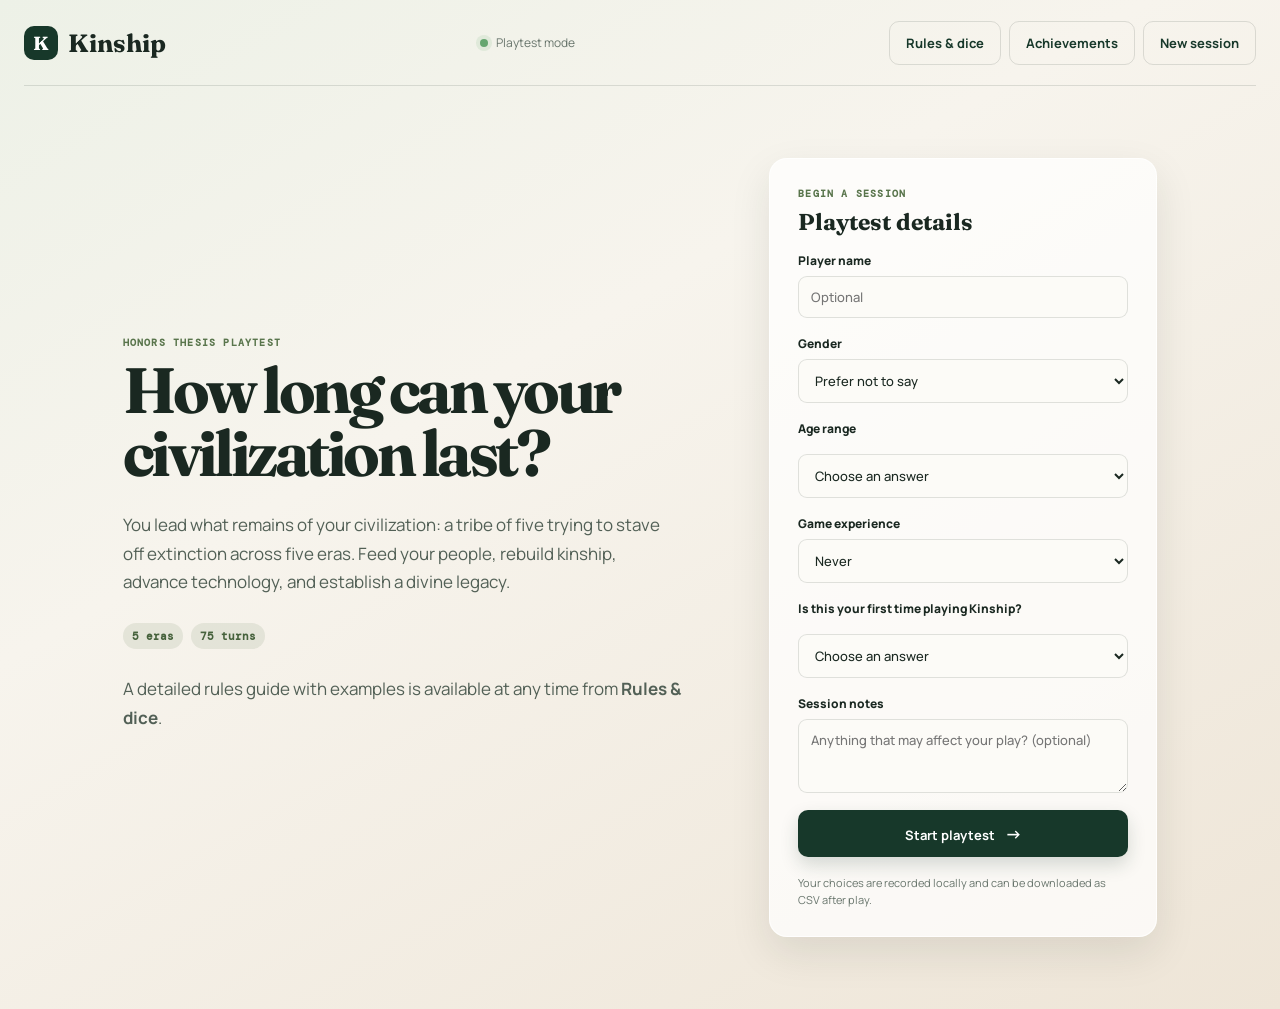
<file: index.html>
<!doctype html>
<html lang="en">
  <head>
    <meta charset="UTF-8" />
    <meta name="viewport" content="width=device-width, initial-scale=1.0" />
    <meta name="theme-color" content="#17251f" />
    <title>Kinship — Playtest</title>

    <link rel="preconnect" href="https://fonts.googleapis.com" />
    <link rel="preconnect" href="https://fonts.gstatic.com" crossorigin />
    <link
      href="https://fonts.googleapis.com/css2?family=DM+Mono:wght@400;500&family=Fraunces:opsz,wght@9..144,600;9..144,700&family=Manrope:wght@400;500;600;700;800&display=swap"
      rel="stylesheet"
    />

    <link rel="stylesheet" href="style.css?v=20261018-1" />
  </head>

  <body>
    <main class="app-shell">
      <header class="topbar">
        <a class="brand" href="#" aria-label="Kinship home">
          <span class="brand-mark">K</span>
          <span>Kinship</span>
        </a>

        <div class="topbar-status">
          <span class="status-dot"></span>
          <span id="save-status">Playtest mode</span>
        </div>

        <div class="topbar-actions">
          <button id="dice-btn" class="button button-ghost">Rules &amp; dice</button>
          <button id="achievements-btn" class="button button-ghost">Achievements</button>
          <button id="new-game-btn" class="button button-ghost">New session</button>
        </div>
      </header>

      <section id="setup-screen" class="setup-screen">
        <!--
          EDITABLE SETUP WORDING:
          This entire section appears before a player starts the game.
          You can freely change the eyebrow, title, paragraph, and rule chips.
        -->
        <div class="setup-copy">
          <p class="eyebrow">Honors thesis playtest</p>
          <h1>How long can your civilization last?</h1>
          <p>
            You lead what remains of your civilization: a tribe of five trying
            to stave off extinction across five eras. Feed your people,
            rebuild kinship, advance technology, and establish a divine legacy.
          </p>

          <div class="rule-chips">
            <span>5 eras</span>
            <span>75 turns</span>
          </div>
          <p class="setup-rule-note">A detailed rules guide with examples is available at any time from <strong>Rules &amp; dice</strong>.</p>
        </div>

        <!--
          EDITABLE SETUP FORM:
          Change labels, dropdown choices, button wording, and the note below
          without affecting the game mechanics.
        -->
        <form id="setup-form" class="setup-card">
          <div class="card-heading">
            <p class="eyebrow">Begin a session</p>
            <h2>Playtest details</h2>
          </div>

          <label>
            Player name
            <input
              id="player-name"
              name="playerName"
              maxlength="32"
              autocomplete="name"
              placeholder="Optional"
            />
          </label>
              <label>
  Gender
  <select id="gender" name="gender">
    <option value="prefer_not_to_say">Prefer not to say</option>
    <option value="male">Male</option>
    <option value="female">Female</option>
  </select>
</label>

<label for="age-band">Age range</label>
<select id="age-band" name="ageBand" required>
  <option value="" selected disabled>Choose an answer</option>
  <option value="17_or_below">17 or below</option>
  <option value="18_24">18–24</option>
  <option value="25_39">25–39</option>
  <option value="40_55">40–55</option>
  <option value="56_plus">56+</option>
</select>

<label>
  Game experience
  <select id="game-experience" name="gameExperience">
    <option value="never">Never</option>
    <option value="few_times_a_year">A few times a year</option>
    <option value="monthly">Monthly</option>
    <option value="weekly_or_more">Weekly or more</option>
  </select>
</label>

<label for="first-game">Is this your first time playing Kinship?</label>
<select id="first-game" name="firstGame" required>
  <option value="" selected disabled>Choose an answer</option>
  <option value="yes">Yes</option>
  <option value="no">No</option>
</select>
          

          <label>
            Session notes
            <textarea
              id="opening-notes"
              name="openingNotes"
              maxlength="280"
              placeholder="Anything that may affect your play? (optional)"
            ></textarea>
          </label>

          <button class="button button-primary" type="submit">
            Start playtest <span>→</span>
          </button>

          <p class="form-note">
            Your choices are recorded locally and can be downloaded as CSV after play.
          </p>
        </form>
      </section>

      <section id="game-screen" class="game-screen hidden" aria-live="polite">
        <div class="game-header">
          <div>
            <p id="era-label" class="eyebrow">Era I</p>
            <h1 id="turn-label">Turn 1 <span>/ 75</span></h1>
          </div>

          <div class="progress-wrap">
            <div class="progress-label">
              <span>Journey</span>
              <span id="progress-text">1%</span>
            </div>

            <div class="progress">
              <div id="progress-fill"></div>
            </div>
          </div>
        </div>

        <div class="game-layout">
          <aside class="left-column">
            <section class="panel event-panel">
              <div class="panel-title-row">
                <p class="eyebrow">This turn</p>
                <span id="event-type" class="event-type">Threat</span>
              </div>

              <h2 id="event-title">First Turn</h2>
              <p id="event-description">No event occurs during the first turn.</p>
              <div id="event-effects" class="event-effects"></div>
            </section>

            <section class="panel log-panel">
              <div class="panel-title-row">
                <p class="eyebrow">Story so far</p>
                <button id="clear-log" class="text-button">Clear</button>
              </div>

              <ol id="game-log" class="game-log"></ol>
            </section>
          </aside>

          <section class="center-column">
            <section class="panel board-panel">
              <div class="panel-title-row">
                <div>
                  <p class="eyebrow">Community board</p>
                  <h2>Allocate your people</h2>
                </div>

                <div class="available">
                  <span id="available-count">5</span> available
                </div>
              </div>

              <p class="allocation-help">
                Food, Hunt, Technology, and Worship each use a die roll.
                Kinship must be assigned in pairs and keeps those workers busy
                until the project completes.
              </p>

              <div id="actions" class="actions"></div>

              <div class="allocation-footer">
                <div id="allocation-warning" class="allocation-warning">
                  Allocate all available people to continue.
                </div>

                <button id="resolve-turn" class="button button-primary" disabled>
                  Resolve turn <span>→</span>
                </button>
              </div>
            </section>

            <section class="panel prestige-panel">
              <div class="panel-title-row">
                <div>
                  <p class="eyebrow">Long-term purpose</p>
                  <h2>Prestige</h2>
                </div>

                <span id="prestige-total" class="prestige-total">0 / 5 chips</span>
              </div>

              <div id="prestige-track" class="prestige-track"></div>
            </section>
          </section>

          <aside class="right-column">
  <section class="panel resource-panel">
    <p class="eyebrow">Community state</p>
    <div id="resources" class="resources"></div>
  </section>

  <section id="technology-panel" class="panel tech-panel" tabindex="0" role="button" aria-label="Spend saved Innovation">
    <div class="panel-title-row">
      <p class="eyebrow">Craft</p>
      <span id="tech-count" class="small-muted">0 Innovation</span>
    </div>
    <div id="technologies" class="technologies"></div>
  </section>
  <section id="kinship-panel" class="panel kinship-panel" aria-label="Ongoing Kinship projects">
    <div class="panel-title-row">
      <p class="eyebrow">Community bonds</p>
      <span id="kinship-count" class="small-muted">No projects</span>
    </div>
    <div id="kinship-projects" class="kinship-projects"></div>
  </section>
<section class="panel leaderboard-panel">
  <div class="panel-title-row">
    <div>
      <p class="eyebrow">Community records</p>
      <h2 id="leaderboard-title">Longest surviving</h2>
    </div>
    <span class="small-muted">Top 10</span>
  </div>

  <div class="leaderboard-tabs" role="group" aria-label="Leaderboard category">
    <button class="leaderboard-tab is-active" type="button" data-leaderboard-metric="survival" aria-pressed="true">Survival</button>
    <button class="leaderboard-tab" type="button" data-leaderboard-metric="total_achievements" aria-pressed="false">Achievements</button>
    <button class="leaderboard-tab" type="button" data-leaderboard-metric="hunt_deaths" aria-pressed="false">Hunt deaths</button>
    <button class="leaderboard-tab" type="button" data-leaderboard-metric="peak_innovation" aria-pressed="false">Innovation</button>
  </div>

  <ol id="leaderboard-list" class="leaderboard-list">
    <li class="leaderboard-empty">Loading records…</li>
  </ol>
</section>
  <section class="panel preferences-panel">
    <p class="eyebrow">Play preferences</p>

    <label class="preference-option">
      <input id="skip-protection" type="checkbox" />
      <span>
        <strong>Skip Prayer protection prompt</strong>
        <small>Events still appear, but you will not be asked to spend Prayer.</small>
      </span>
    </label>

    <label class="preference-option">
      <input id="auto-prestige" type="checkbox" />
      <span>
        <strong>Auto-claim Prestige</strong>
        <small>Automatically spends Prayer on the current era’s chip when affordable.</small>
      </span>
    </label>
  </section>

  <section class="panel controls-panel">
    <p class="eyebrow">Playtest tools</p>
    <button id="download-csv" class="button button-secondary">Download session CSV</button>
    <button id="end-game" class="text-button danger">End session early</button>
  </section>
</aside>
</div>
      </section>
    </main>

    <dialog id="result-modal" class="result-modal">
      <div id="result-content"></div>
    </dialog>

    <script src="supabase-config.js"></script>
    <script src="script.js?v=20261020-21"></script>
  </body>
</html>
</file>
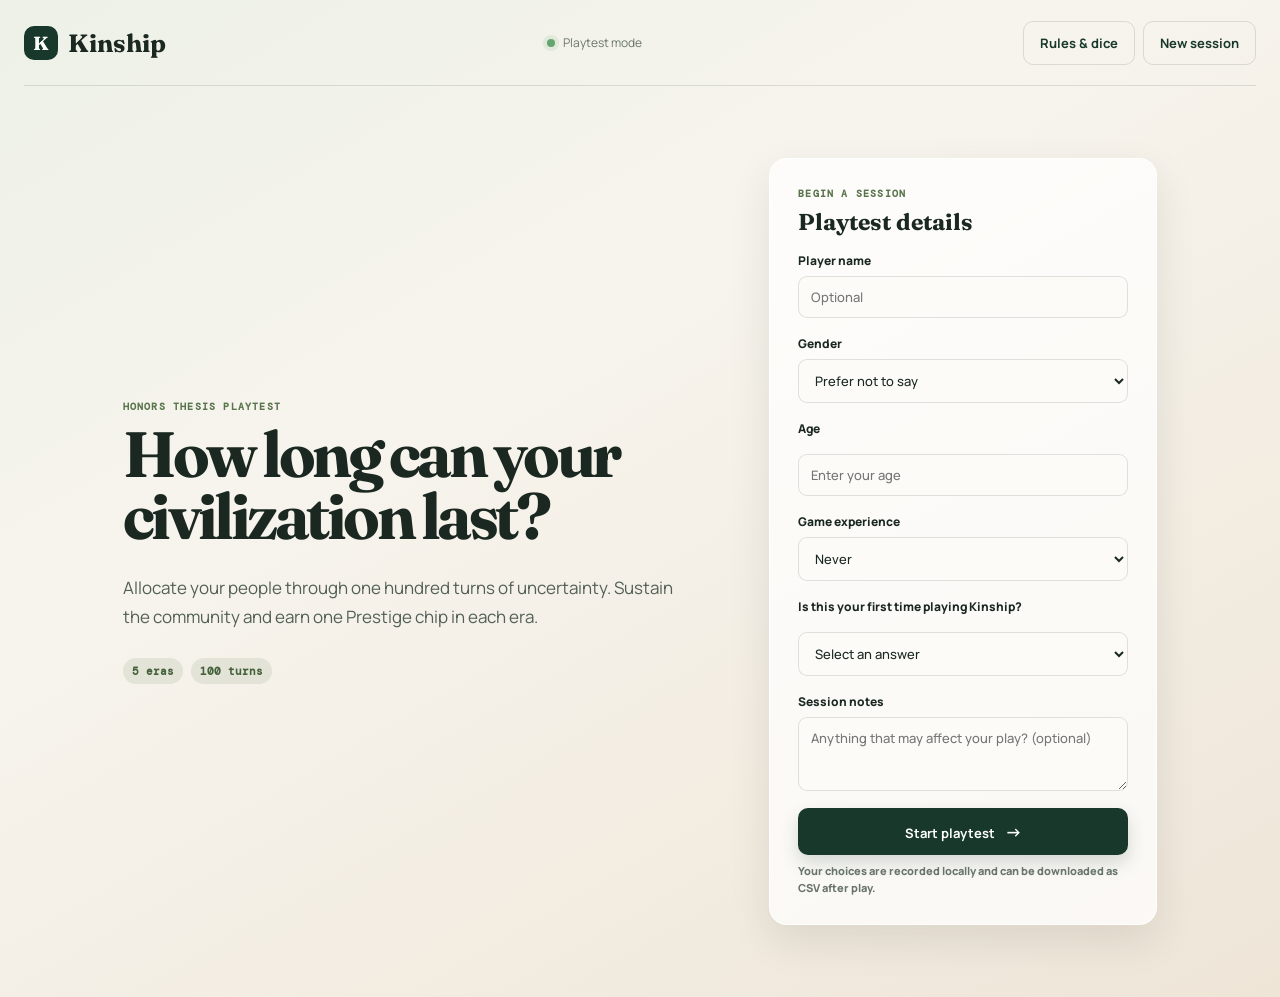
<file: kinship-web/index.html>
<!doctype html>
<html lang="en">
  <head>
    <meta charset="UTF-8" />
    <meta name="viewport" content="width=device-width, initial-scale=1.0" />
    <meta name="theme-color" content="#17251f" />
    <title>Kinship — Playtest</title>

    <link rel="preconnect" href="https://fonts.googleapis.com" />
    <link rel="preconnect" href="https://fonts.gstatic.com" crossorigin />
    <link
      href="https://fonts.googleapis.com/css2?family=DM+Mono:wght@400;500&family=Fraunces:opsz,wght@9..144,600;9..144,700&family=Manrope:wght@400;500;600;700;800&display=swap"
      rel="stylesheet"
    />

    <link rel="stylesheet" href="style.css" />
  </head>

  <body>
    <main class="app-shell">
      <header class="topbar">
        <a class="brand" href="#" aria-label="Kinship home">
          <span class="brand-mark">K</span>
          <span>Kinship</span>
        </a>

        <div class="topbar-status">
          <span class="status-dot"></span>
          <span id="save-status">Playtest mode</span>
        </div>

        <div class="topbar-actions">
          <button id="dice-btn" class="button button-ghost">Rules &amp; dice</button>
          <button id="new-game-btn" class="button button-ghost">New session</button>
        </div>
      </header>

      <section id="setup-screen" class="setup-screen">
        <!--
          EDITABLE SETUP WORDING:
          This entire section appears before a player starts the game.
          You can freely change the eyebrow, title, paragraph, and rule chips.
        -->
        <div class="setup-copy">
          <p class="eyebrow">Honors thesis playtest</p>
          <h1>How long can your civilization last?</h1>
          <p>
            Allocate your people through one hundred turns of uncertainty.
            Sustain the community and earn one Prestige chip in each era.
          </p>

          <div class="rule-chips">
            <span>5 eras</span>
            <span>100 turns</span>
          </div>
        </div>

        <!--
          EDITABLE SETUP FORM:
          Change labels, dropdown choices, button wording, and the note below
          without affecting the game mechanics.
        -->
        <form id="setup-form" class="setup-card">
          <div class="card-heading">
            <p class="eyebrow">Begin a session</p>
            <h2>Playtest details</h2>
          </div>

          <label>
            Player name
            <input
              id="player-name"
              name="playerName"
              maxlength="32"
              autocomplete="name"
              placeholder="Optional"
            />
          </label>
              <label>
  Gender
  <select id="gender" name="gender">
    <option value="prefer_not_to_say">Prefer not to say</option>
    <option value="male">Male</option>
    <option value="female">Female</option>
  </select>
</label>

<label for="age">Age</label>
<input
  id="age"
  type="number"
  min="18"
  max="100"
  step="1"
  required
  placeholder="Enter your age"
/>

<label>
  Game experience
  <select id="game-experience" name="gameExperience">
    <option value="never">Never</option>
    <option value="few_times_a_year">A few times a year</option>
    <option value="monthly">Monthly</option>
    <option value="weekly_or_more">Weekly or more</option>
  </select>
</label>
      <label for="first-game">Is this your first time playing Kinship?</label>
<select id="first-game" required>
  <option value="" disabled selected>Select an answer</option>
  <option value="yes">Yes</option>
  <option value="no">No</option>
</select>

          <label>
            Session notes
            <textarea
              id="opening-notes"
              name="openingNotes"
              maxlength="280"
              placeholder="Anything that may affect your play? (optional)"
            ></textarea>
          </label>
            <label>
 
          <button class="button button-primary" type="submit">
            Start playtest <span>→</span>
          </button>

          <p class="form-note">
            Your choices are recorded locally and can be downloaded as CSV after play.
          </p>
        </form>
      </section>

      <section id="game-screen" class="game-screen hidden" aria-live="polite">
        <div class="game-header">
          <div>
            <p id="era-label" class="eyebrow">Era I</p>
            <h1 id="turn-label">Turn 1 <span>/ 100</span></h1>
          </div>

          <div class="progress-wrap">
            <div class="progress-label">
              <span>Journey</span>
              <span id="progress-text">1%</span>
            </div>

            <div class="progress">
              <div id="progress-fill"></div>
            </div>
          </div>
        </div>

        <div class="game-layout">
          <aside class="left-column">
            <section class="panel event-panel">
              <div class="panel-title-row">
                <p class="eyebrow">This turn</p>
                <span id="event-type" class="event-type">Threat</span>
              </div>

              <h2 id="event-title">First Turn</h2>
              <p id="event-description">No event occurs during the first turn.</p>
              <div id="event-effects" class="event-effects"></div>
            </section>

            <section class="panel log-panel">
              <div class="panel-title-row">
                <p class="eyebrow">Story so far</p>
                <button id="clear-log" class="text-button">Clear</button>
              </div>

              <ol id="game-log" class="game-log"></ol>
            </section>
          </aside>

          <section class="center-column">
            <section class="panel board-panel">
              <div class="panel-title-row">
                <div>
                  <p class="eyebrow">Community board</p>
                  <h2>Allocate your people</h2>
                </div>

                <div class="available">
                  <span id="available-count">5</span> available
                </div>
              </div>

              <p class="allocation-help">
                Food, Hunt, Technology, and Worship each use a die roll.
                Kinship must be assigned in pairs and keeps those workers busy
                until the project completes.
              </p>

              <div id="actions" class="actions"></div>

              <div class="allocation-footer">
                <div id="allocation-warning" class="allocation-warning">
                  Allocate all available people to continue.
                </div>

                <button id="resolve-turn" class="button button-primary" disabled>
                  Resolve turn <span>→</span>
                </button>
              </div>
            </section>

            <section class="panel prestige-panel">
              <div class="panel-title-row">
                <div>
                  <p class="eyebrow">Long-term purpose</p>
                  <h2>Prestige</h2>
                </div>

                <span id="prestige-total" class="prestige-total">0 / 5 chips</span>
              </div>

              <div id="prestige-track" class="prestige-track"></div>
            </section>
          </section>

          <aside class="right-column">
  <section class="panel resource-panel">
    <p class="eyebrow">Community state</p>
    <div id="resources" class="resources"></div>
  </section>

  <section class="panel tech-panel">
    <div class="panel-title-row">
      <p class="eyebrow">Craft</p>
      <span id="tech-count" class="small-muted">0 / 3 sets</span>
    </div>
    <div id="technologies" class="technologies"></div>
  </section>
<section class="panel leaderboard-panel">
  <div class="panel-title-row">
    <div>
      <p class="eyebrow">Community records</p>
      <h2>Longest surviving</h2>
    </div>
    <span class="small-muted">Top 10</span>
  </div>

  <ol id="leaderboard-list" class="leaderboard-list">
    <li class="leaderboard-empty">Loading records…</li>
  </ol>
</section>
  <section class="panel preferences-panel">
    <p class="eyebrow">Play preferences</p>

    <label class="preference-option">
      <input id="skip-protection" type="checkbox" />
      <span>
        <strong>Skip Prayer protection prompt</strong>
        <small>Events still appear, but you will not be asked to spend Prayer.</small>
      </span>
    </label>

    <label class="preference-option">
      <input id="auto-prestige" type="checkbox" />
      <span>
        <strong>Auto-claim Prestige</strong>
        <small>Automatically spends Prayer on the current era’s chip when affordable.</small>
      </span>
    </label>
  </section>

  <section class="panel controls-panel">
    <p class="eyebrow">Playtest tools</p>
    <button id="download-csv" class="button button-secondary">Download session CSV</button>
    <button id="end-game" class="text-button danger">End session early</button>
  </section>
</aside>
</div>
      </section>
    </main>

    <dialog id="result-modal" class="result-modal">
      <div id="result-content"></div>
    </dialog>

    <script src="supabase-config.js"></script>
    <script src="script.js"></script>
  </body>
</html>
</file>
<file: style.css>
:root {
  --ink: #1a2821;
  --pine: #17382a;
  --moss: #59754c;
  --paper: #f7f4ed;
  --clay: #b86f4d;
  --gold: #d5aa45;
  --line: rgba(26, 40, 33, 0.13);
  --muted: #68756c;
  --shadow: 0 16px 40px rgba(25, 42, 30, 0.1);
}

* {
  box-sizing: border-box;
}

body {
  min-height: 100vh;
  margin: 0;
  color: var(--ink);
  background: linear-gradient(150deg, #edf1e7 0%, var(--paper) 38%, #eee5d7 100%);
  font-family: Manrope, system-ui, sans-serif;
}

.app-shell {
  width: min(1480px, calc(100% - 48px));
  margin: auto;
}

.topbar {
  display: flex;
  align-items: center;
  justify-content: space-between;
  height: 86px;
  border-bottom: 1px solid var(--line);
}

.brand {
  display: flex;
  align-items: center;
  gap: 10px;
  color: var(--ink);
  font: 700 25px Fraunces, serif;
  text-decoration: none;
}

.brand-mark {
  display: grid;
  width: 34px;
  height: 34px;
  place-items: center;
  border-radius: 10px;
  color: white;
  background: var(--pine);
  font: 700 19px Fraunces, serif;
}

.topbar-status {
  display: flex;
  align-items: center;
  gap: 8px;
  color: var(--muted);
  font-size: 12px;
}

.topbar-actions {
  display: flex;
  gap: 8px;
}

.status-dot {
  width: 8px;
  height: 8px;
  border-radius: 50%;
  background: #65a66f;
  box-shadow: 0 0 0 4px rgba(101, 166, 111, 0.13);
}

.button {
  padding: 12px 16px;
  border: 0;
  border-radius: 10px;
  cursor: pointer;
  font: 700 13px Manrope, sans-serif;
  transition: transform 0.18s, background 0.18s;
}

.button:hover {
  transform: translateY(-1px);
}

.button:disabled {
  cursor: not-allowed;
  opacity: 0.5;
  transform: none;
}

.button-primary {
  color: white;
  background: var(--pine);
  box-shadow: 0 8px 18px rgba(23, 56, 42, 0.17);
}

.button-primary span {
  margin-left: 7px;
  font-size: 17px;
}

.button-secondary {
  width: 100%;
  color: var(--pine);
  background: #e6eee2;
}

.button-ghost {
  color: var(--pine);
  border: 1px solid var(--line);
  background: transparent;
}

.setup-screen {
  display: grid;
  grid-template-columns: 1.18fr 0.82fr;
  align-items: center;
  gap: 88px;
  min-height: calc(100vh - 86px);
  padding: 72px 8%;
}

.eyebrow {
  margin: 0 0 10px;
  color: var(--moss);
  font: 700 10px "DM Mono", monospace;
  letter-spacing: 0.12em;
  text-transform: uppercase;
}

.setup-copy h1,
.game-header h1 {
  max-width: 650px;
  margin: 0;
  font: 700 clamp(44px, 5vw, 72px) / 0.98 Fraunces, serif;
  letter-spacing: -0.055em;
}

.setup-copy > p:not(.eyebrow) {
  max-width: 560px;
  margin: 26px 0;
  color: #526056;
  font-size: 17px;
  line-height: 1.7;
}

.rule-chips {
  display: flex;
  flex-wrap: wrap;
  gap: 8px;
}

.rule-chips span,
.event-type {
  padding: 6px 9px;
  border-radius: 99px;
  color: #46623c;
  background: rgba(89, 117, 76, 0.12);
  font: 600 11px "DM Mono", monospace;
}

.setup-card,
.panel {
  border: 1px solid rgba(255, 255, 255, 0.8);
  border-radius: 18px;
  background: rgba(255, 255, 255, 0.72);
  box-shadow: var(--shadow);
}

.setup-card {
  display: grid;
  gap: 17px;
  padding: 28px;
}

.card-heading h2,
.panel h2 {
  margin: 0;
  font: 700 23px / 1.1 Fraunces, serif;
}

.setup-card label {
  display: grid;
  gap: 7px;
  font-size: 12px;
  font-weight: 800;
}

.setup-card input,
.setup-card select,
.setup-card textarea {
  width: 100%;
  padding: 11px 12px;
  border: 1px solid var(--line);
  border-radius: 9px;
  outline-color: var(--moss);
  color: var(--ink);
  background: #fcfbf7;
  font: 500 13px Manrope, sans-serif;
}

.setup-card textarea {
  min-height: 74px;
  resize: vertical;
}

.form-note,
.small-muted {
  margin: 0;
  color: var(--muted);
  font-size: 11px;
  line-height: 1.55;
}

.hidden {
  display: none !important;
}

.game-screen {
  padding: 35px 0 55px;
}

.game-header {
  display: flex;
  align-items: end;
  justify-content: space-between;
  margin: 0 0 27px;
}

.game-header h1 {
  font-size: 40px;
}

.game-header h1 span {
  color: var(--muted);
  font: 500 16px Manrope, sans-serif;
  letter-spacing: 0;
}

.progress-wrap {
  width: 260px;
}

.progress-label {
  display: flex;
  justify-content: space-between;
  margin-bottom: 7px;
  color: var(--muted);
  font: 700 10px "DM Mono", monospace;
  letter-spacing: 0.09em;
  text-transform: uppercase;
}

.progress {
  height: 6px;
  overflow: hidden;
  border-radius: 9px;
  background: #dce4d8;
}

.progress div {
  width: 0;
  height: 100%;
  background: var(--pine);
  transition: width 0.35s ease;
}

.game-layout {
  display: grid;
  grid-template-columns: minmax(215px, 0.78fr) minmax(460px, 1.55fr) minmax(210px, 0.78fr);
  align-items: start;
  gap: 18px;
}

.left-column,
.right-column,
.center-column {
  display: grid;
  gap: 18px;
}

.panel {
  padding: 20px;
}

.panel-title-row {
  display: flex;
  align-items: start;
  justify-content: space-between;
  gap: 10px;
}

.event-panel {
  color: #f5f3e9;
  background: linear-gradient(145deg, #214333, #183527);
}

.event-panel .eyebrow {
  color: #b8cd9f;
}

.event-panel h2 {
  font-size: 27px;
}

.event-panel p:not(.eyebrow) {
  margin: 14px 0;
  color: #d7e1d2;
  font-size: 12px;
  line-height: 1.65;
}

.event-type {
  color: #e7eccb;
  background: rgba(255, 255, 255, 0.13);
}

.event-effects {
  display: flex;
  flex-wrap: wrap;
  gap: 6px;
}

.event-effects span {
  padding: 5px 7px;
  border-radius: 6px;
  background: rgba(255, 255, 255, 0.12);
  font: 600 10px "DM Mono", monospace;
}

.log-panel {
  max-height: 385px;
  overflow: auto;
}

.text-button {
  padding: 0;
  border: 0;
  cursor: pointer;
  color: var(--moss);
  background: none;
  font: 700 11px Manrope, sans-serif;
}

.text-button.danger {
  margin-top: 13px;
  color: #a4513a;
}

.game-log {
  display: grid;
  gap: 9px;
  margin: 9px 0 0;
  padding: 0;
  list-style: none;
}

.game-log li {
  position: relative;
  padding-left: 13px;
  color: #536057;
  font-size: 11px;
  line-height: 1.45;
}

.game-log li::before {
  position: absolute;
  top: 6px;
  left: 0;
  width: 5px;
  height: 5px;
  content: "";
  border-radius: 50%;
  background: var(--gold);
}

.board-panel {
  padding: 24px;
}

.available {
  color: var(--muted);
  font: 700 11px "DM Mono", monospace;
}

.available span {
  color: var(--pine);
  font-size: 21px;
}

.allocation-help {
  margin: 16px 0 12px;
  color: var(--muted);
  font-size: 12px;
  line-height: 1.55;
}

.actions {
  display: grid;
  gap: 9px;
}

.action-card {
  display: grid;
  grid-template-columns: 37px 1fr auto;
  align-items: center;
  gap: 12px;
  padding: 12px;
  border: 1px solid var(--line);
  border-radius: 12px;
  background: rgba(255, 255, 255, 0.55);
  transition: border 0.16s, background 0.16s;
}

.action-card.active {
  border-color: #7c9c68;
  background: #f4f8ee;
}

.action-card.locked {
  border-style: dashed;
  background: #f5f0e5;
}

.action-card.locked .action-name-row h3::after {
  content: " · Archive study";
  color: var(--clay);
  font-size: 9px;
}

.action-icon {
  display: grid;
  width: 34px;
  height: 34px;
  place-items: center;
  border-radius: 9px;
  background: #e6eee1;
  font-size: 17px;
}

.action-name-row {
  display: flex;
  align-items: center;
  gap: 7px;
}

.action-card h3 {
  margin: 0;
  font: 800 13px Manrope, sans-serif;
}

.action-card p {
  margin: 3px 0 5px;
  color: var(--muted);
  font-size: 10px;
  line-height: 1.4;
}

.action-count {
  min-width: 19px;
  padding: 2px 5px;
  border-radius: 6px;
  color: #624b38;
  background: #e7ded0;
  font: 700 11px "DM Mono", monospace;
  text-align: center;
}

.stepper {
  display: grid;
  grid-template-columns: 31px 31px;
  gap: 5px;
}

.stepper button {
  height: 30px;
  border: 1px solid var(--line);
  border-radius: 8px;
  cursor: pointer;
  color: var(--pine);
  background: white;
  font: 700 17px Manrope, sans-serif;
}

.stepper button:hover {
  color: white;
  background: var(--pine);
}

.allocation-footer {
  display: flex;
  align-items: center;
  justify-content: space-between;
  margin-top: 16px;
}

.allocation-warning {
  color: var(--clay);
  font-size: 11px;
  font-weight: 700;
}

.prestige-panel {
  padding: 20px 24px;
}

.prestige-total {
  color: var(--muted);
  font: 700 11px "DM Mono", monospace;
}

.prestige-track {
  display: grid;
  grid-template-columns: repeat(5, 1fr);
  gap: 8px;
  margin-top: 17px;
}

.prestige-slot {
  padding: 10px;
  border: 1px solid var(--line);
  border-radius: 9px;
  background: #fbfaf6;
  text-align: center;
}

.prestige-slot strong {
  display: block;
  color: #bcc4b7;
  font: 700 18px Fraunces, serif;
}

.prestige-slot small {
  display: block;
  margin-top: 4px;
  color: var(--muted);
  font: 700 8px "DM Mono", monospace;
  text-transform: uppercase;
}

.prestige-slot.earned {
  border-color: #d0ad57;
  background: #fff7df;
}

.prestige-slot.earned strong {
  color: #b68525;
}

.resources {
  display: grid;
  grid-template-columns: 1fr 1fr;
  gap: 9px;
  margin-top: 13px;
}

.resource {
  padding: 11px;
  border: 1px solid var(--line);
  border-radius: 10px;
  background: #f6f5ef;
}

.resource-value {
  display: block;
  font: 700 23px Fraunces, serif;
}

.resource-label {
  color: var(--muted);
  font: 700 9px "DM Mono", monospace;
  text-transform: uppercase;
}

.technologies {
  display: grid;
  gap: 9px;
  margin-top: 11px;
}

.tech {
  padding: 9px 10px;
  border: 1px solid var(--line);
  border-radius: 9px;
  background: #fbfaf6;
}

.tech-top {
  display: flex;
  justify-content: space-between;
  font-size: 11px;
  font-weight: 800;
}

.controls-panel {
  display: grid;
  gap: 5px;
}

.result-modal {
  width: min(510px, calc(100% - 32px));
  padding: 0;
  border: 0;
  border-radius: 19px;
  background: #fbfaf5;
  box-shadow: 0 24px 80px rgba(0, 0, 0, 0.3);
}

.result-modal::backdrop {
  background: rgba(15, 31, 22, 0.55);
  backdrop-filter: blur(4px);
}

.result-inner {
  padding: 32px;
}

.result-inner h2 {
  margin: 0 0 14px;
  font: 700 35px / 1 Fraunces, serif;
}

.result-inner p {
  color: var(--muted);
  font-size: 13px;
  line-height: 1.65;
}

@media (max-width: 980px) {
  .setup-screen {
    grid-template-columns: 1fr;
    gap: 38px;
    padding: 50px 3%;
  }

  .game-layout {
    grid-template-columns: 1fr 1fr;
  }

  .center-column {
    grid-column: 1 / -1;
    grid-row: 1;
  }

  .right-column {
    grid-column: 2;
  }

  .left-column {
    grid-column: 1;
  }
}

@media (max-width: 620px) {
  .app-shell {
    width: min(100% - 26px, 1480px);
  }

  .topbar {
    height: 70px;
  }

  .topbar-status {
    display: none;
  }

  .topbar-actions {
    gap: 4px;
  }

  .topbar-actions .button {
    padding: 9px 10px;
    font-size: 11px;
  }

  .setup-copy h1 {
    font-size: 45px;
  }

  .game-header {
    display: block;
  }

  .progress-wrap {
    width: 100%;
    margin-top: 18px;
  }

  .game-layout {
    grid-template-columns: 1fr;
  }

  .left-column,
  .right-column,
  .center-column {
    grid-column: auto;
    grid-row: auto;
  }

  .board-panel {
    padding: 16px;
  }

  .allocation-footer {
    align-items: flex-end;
    gap: 10px;
  }

  .prestige-track {
    gap: 4px;
  }

  .prestige-slot {
    padding: 8px 3px;
  }

  .prestige-slot small {
    font-size: 7px;
  }

  .game-header h1 {
    font-size: 34px;
  }
}
/* Play-preference panel */

.preferences-panel {
  display: grid;
  gap: 12px;
}

.preference-option {
  display: flex;
  align-items: flex-start;
  gap: 9px;
  cursor: pointer;
  color: var(--ink);
}

.preference-option input {
  width: 16px;
  height: 16px;
  margin: 2px 0 0;
  accent-color: var(--pine);
  cursor: pointer;
}

.preference-option strong,
.preference-option small {
  display: block;
}

.preference-option strong {
  font-size: 11px;
  line-height: 1.35;
}

.preference-option small {
  margin-top: 3px;
  color: var(--muted);
  font-size: 10px;
  line-height: 1.4;
}
/* Rules, dice reference, upgrade choices, and researcher mode */

.topbar-actions {
  display: flex;
  gap: 8px;
}

.modal-actions {
  display: flex;
  flex-wrap: wrap;
  gap: 10px;
  margin-top: 20px;
}

.modal-note {
  font-size: 11px;
  line-height: 1.55;
  color: var(--muted);
  margin: 14px 0 0;
}

.result-list {
  margin: 18px 0;
  padding-left: 19px;
  color: var(--muted);
  font-size: 12px;
  line-height: 1.6;
}

.reference-modal,
.upgrade-modal {
  width: min(900px, calc(100vw - 32px));
}

.reference-tabs {
  display: flex;
  gap: 7px;
  margin: 18px 0;
  border-bottom: 1px solid var(--line);
}

.reference-tab {
  border: 0;
  border-bottom: 2px solid transparent;
  padding: 9px 4px;
  background: transparent;
  color: var(--muted);
  cursor: pointer;
  font: 800 11px Manrope, sans-serif;
}

.reference-tab.active {
  border-bottom-color: var(--pine);
  color: var(--pine);
}

.reference-body {
  max-height: min(55vh, 520px);
  overflow-y: auto;
  padding-right: 4px;
}

.rules-copy h3 {
  margin: 20px 0 6px;
  color: var(--pine);
  font: 700 18px Fraunces, serif;
}

.rules-copy h3:first-child {
  margin-top: 0;
}

.rules-copy p {
  margin: 0;
  color: var(--muted);
  font-size: 12px;
  line-height: 1.65;
}

.setup-rule-note {
  margin: 15px 0 0;
  color: var(--muted);
  font-size: 11px;
  line-height: 1.5;
}

.rules-example-grid {
  display: grid;
  grid-template-columns: repeat(4, minmax(0, 1fr));
  gap: 8px;
  margin: 16px 0 4px;
}

.rules-example,
.rules-walkthrough {
  border: 1px solid var(--line);
  border-radius: 10px;
  background: #fbfaf6;
}

.rules-example {
  display: grid;
  gap: 3px;
  padding: 10px;
}

.rules-example span { font-size: 18px; }
.rules-example strong { color: var(--pine); font-size: 11px; }
.rules-example small { color: var(--muted); font-size: 9px; line-height: 1.35; }

.rules-walkthrough {
  display: grid;
  gap: 8px;
  margin-top: 12px;
  padding: 11px;
  color: var(--muted);
  font-size: 10px;
  line-height: 1.45;
}

.rules-walkthrough > strong { color: var(--pine); font-size: 11px; }
.example-row { display: flex; flex-wrap: wrap; align-items: center; gap: 6px; }
.example-die {
  display: inline-block;
  padding: 4px 6px;
  border: 1px solid var(--line);
  border-radius: 5px;
  background: #fff;
  color: var(--pine);
  font: 700 9px "DM Mono", monospace;
}
.example-die.danger { border-color: #e2a18d; background: #fff1ed; color: #a4513a; }

.dice-reference-grid {
  display: grid;
  grid-template-columns: repeat(2, minmax(0, 1fr));
  gap: 12px;
}

.die-panel {
  padding: 14px;
  border: 1px solid var(--line);
  border-radius: 12px;
  background: #fbfaf6;
}

.die-panel h3 {
  margin: 0;
  color: var(--pine);
  font: 700 18px Fraunces, serif;
}

.die-panel > p {
  min-height: 34px;
  margin: 5px 0 10px;
  color: var(--muted);
  font-size: 10px;
  line-height: 1.4;
}

.die-faces {
  display: grid;
  grid-template-columns: repeat(3, 1fr);
  gap: 6px;
}

.die-face {
  min-height: 52px;
  display: grid;
  align-content: center;
  gap: 3px;
  padding: 7px 5px;
  border: 1px solid var(--line);
  border-radius: 8px;
  background: #fff;
  text-align: center;
}

.upgrade-die-face {
  width: 100%;
  font: inherit;
  cursor: pointer;
}

.upgrade-die-face:hover,
.upgrade-die-face:focus-visible {
  border-color: var(--moss);
  background: #f4f8ee;
  outline: 2px solid transparent;
}

.face-detail {
  position: absolute;
  z-index: 2;
  width: min(240px, calc(100vw - 48px));
  margin-top: 64px;
  padding: 9px;
  border-radius: 8px;
  background: var(--ink);
  color: #fff;
  font: 10px/1.4 Manrope, sans-serif;
  opacity: 0;
  pointer-events: none;
  transform: translateY(3px);
  transition: opacity .15s, transform .15s;
}

.die-face { position: relative; }
.upgrade-die-face:hover .face-detail,
.upgrade-die-face:focus-visible .face-detail { opacity: 1; transform: translateY(0); }

.save-innovation { margin-top: 16px; }

.die-face small {
  color: var(--muted);
  font: 700 8px "DM Mono", monospace;
}

.die-face strong {
  color: var(--pine);
  font-size: 10px;
  line-height: 1.2;
}

.danger-face {
  background: #fff1ed;
  border-color: #e2a18d;
}

.danger-face strong {
  color: #a4513a;
}

.sacrifice-face {
  background: #fff7df;
  border-color: #d8ba6c;
}

.sacrifice-face strong {
  color: #966d14;
}

.upgrade-choice-grid {
  display: grid;
  grid-template-columns: repeat(2, minmax(0, 1fr));
  gap: 8px;
  margin-top: 16px;
}

.tech-panel[role="button"] {
  cursor: pointer;
}

.tech-panel[role="button"]:hover,
.tech-panel[role="button"]:focus-visible {
  border-color: var(--moss);
  outline: 2px solid transparent;
}

.kinship-panel { display: grid; gap: 8px; }
.kinship-projects { display: grid; gap: 6px; }
.kinship-project {
  display: grid;
  grid-template-columns: auto 1fr auto;
  align-items: center;
  gap: 8px;
  padding: 8px;
  border: 1px solid var(--line);
  border-radius: 8px;
  background: #fbfaf6;
  color: var(--muted);
  font-size: 10px;
}
.kinship-project-icon { font-size: 14px; }
.kinship-project strong { color: var(--pine); font-size: 10px; }
.kinship-empty { margin: 0; color: var(--muted); font-size: 10px; line-height: 1.4; }

.choice-button {
  min-height: 72px;
  padding: 11px;
  border: 1px solid var(--line);
  border-radius: 10px;
  background: #fff;
  color: var(--ink);
  cursor: pointer;
  text-align: left;
  transition: 0.16s transform, 0.16s border-color, 0.16s background;
}

.choice-button:hover {
  transform: translateY(-1px);
  border-color: var(--moss);
  background: #f4f8ee;
}

.choice-button strong,
.choice-button small {
  display: block;
}

.choice-button strong {
  font: 800 11px Manrope, sans-serif;
}

.choice-button small {
  margin-top: 4px;
  color: var(--muted);
  font: 10px/1.35 Manrope, sans-serif;
}

.prestige-slot.current-era {
  border-color: var(--moss);
  background: #f3f8ed;
}

.prestige-buy {
  display: block;
  margin: 7px auto 0;
  text-align: center;
  font-size: 9px;
}

.achievement-total {
  color: var(--muted);
  font: 700 12px "DM Mono", monospace;
}

.achievement-list {
  display: grid;
  gap: 8px;
  margin: 18px 0;
}

.achievement-section-label {
  margin: 10px 0 0;
  color: var(--muted);
  font: 800 9px "DM Mono", monospace;
  letter-spacing: 0.08em;
  text-transform: uppercase;
}

.achievement-section-label:first-child { margin-top: 0; }

.achievement {
  display: grid;
  grid-template-columns: 42px 1fr auto;
  align-items: center;
  gap: 10px;
  min-height: 62px;
  padding: 9px;
  border: 1px solid var(--line);
  border-radius: 10px;
  background: #fbfaf6;
}

.achievement.locked { filter: grayscale(1); opacity: .58; }
.achievement.rare { margin-top: 4px; border-style: dashed; }

.achievement-badge {
  display: grid;
  place-items: center;
  width: 38px;
  height: 38px;
  color: #fff;
  background: var(--moss);
  font: 700 18px Fraunces, serif;
}

.achievement.locked .achievement-badge { background: #9b9b92; }
.shape-hexagon { clip-path: polygon(25% 5%, 75% 5%, 100% 50%, 75% 95%, 25% 95%, 0 50%); }
.shape-crescent { border-radius: 50%; }
.shape-shield { clip-path: polygon(8% 5%, 92% 5%, 92% 62%, 50% 100%, 8% 62%); }
.shape-knot, .shape-sun { border-radius: 50%; }
.shape-diamond { transform: rotate(45deg); border-radius: 5px; }
.shape-diamond::first-letter { transform: rotate(-45deg); }
.shape-gate { border-radius: 20px 20px 3px 3px; }
.shape-eclipse { border-radius: 50%; box-shadow: inset -8px 0 #d8ba6c; }
.shape-star { clip-path: polygon(50% 0, 61% 35%, 98% 35%, 68% 56%, 79% 92%, 50% 70%, 21% 92%, 32% 56%, 2% 35%, 39% 35%); }
.shape-anvil { clip-path: polygon(0 35%, 72% 35%, 100% 52%, 75% 60%, 67% 88%, 30% 88%, 23% 60%, 0 52%); }

.achievement strong,
.achievement small,
.achievement em { display: block; }
.achievement strong { font: 800 11px Manrope, sans-serif; }
.achievement small { margin-top: 3px; color: var(--muted); font: 10px/1.35 Manrope, sans-serif; }
.achievement em { color: #966d14; font: 700 9px "DM Mono", monospace; text-transform: uppercase; }

.achievement-meta {
  display: grid;
  justify-items: end;
  gap: 5px;
}

.achievement-rate {
  display: inline-flex;
  align-items: center;
  gap: 3px;
  color: var(--moss);
  font: 700 9px "DM Mono", monospace;
}

.achievement-rate i {
  display: inline-block;
  width: 9px;
  height: 8px;
  background: #b88920;
  clip-path: polygon(50% 0, 100% 100%, 0 100%);
}

.achievement-progress {
  display: grid;
  grid-template-columns: 1fr auto;
  align-items: center;
  gap: 5px;
  margin-top: 7px;
}

.achievement-progress::before {
  content: "";
  grid-column: 1;
  grid-row: 1;
  height: 5px;
  border-radius: 999px;
  background: #deded5;
}

.achievement-progress span {
  grid-column: 1;
  grid-row: 1;
  z-index: 1;
  height: 5px;
  border-radius: 999px;
  background: var(--moss);
}

.achievement-progress small { grid-column: 2; grid-row: 1; margin: 0; font-family: "DM Mono", monospace; }

@media (max-width: 620px) {
  .topbar-actions {
    gap: 5px;
  }

  .topbar-actions .button {
    padding: 9px 8px;
    font-size: 10px;
  }

  .dice-reference-grid,
  .upgrade-choice-grid,
  .rules-example-grid {
    grid-template-columns: 1fr;
  }

  .die-panel > p {
    min-height: 0;
  }
}
/* Make the Rules and Dice popup wide enough to avoid side-to-side scrolling */

.result-modal:has(.reference-modal),
.result-modal:has(.upgrade-modal) {
  width: min(960px, calc(100vw - 32px));
}
.era-turns-left {
  margin: 6px 0 0;
  color: var(--muted);
  font: 700 10px "DM Mono", monospace;
  text-transform: uppercase;
  letter-spacing: 0.06em;
}

.deadline-warning {
  display: grid;
  gap: 8px;
  margin-top: 16px;
  padding: 12px;
  border: 1px solid #d8ba6c;
  border-radius: 10px;
  background: #fff7df;
  color: #765813;
  font-size: 11px;
  line-height: 1.45;
}

.deadline-warning strong {
  font: 800 12px Manrope, sans-serif;
}

.deadline-warning small {
  color: #85691d;
  font-size: 10px;
}
.leaderboard-panel {
  padding-bottom: 14px;
}

.leaderboard-tabs {
  display: flex;
  flex-wrap: wrap;
  gap: 5px;
  margin-top: 12px;
}

.leaderboard-tab {
  border: 1px solid var(--line);
  border-radius: 999px;
  background: #fbfaf6;
  color: var(--muted);
  cursor: pointer;
  font: 700 9px "DM Mono", monospace;
  padding: 6px 8px;
}

.leaderboard-tab:hover,
.leaderboard-tab:focus-visible,
.leaderboard-tab.is-active {
  border-color: var(--moss);
  background: var(--pine);
  color: #fff;
}

.leaderboard-list {
  display: grid;
  gap: 7px;
  margin: 13px 0 0;
  padding: 0;
  list-style: none;
}

.leaderboard-list li {
  display: grid;
  grid-template-columns: 20px 1fr auto;
  align-items: center;
  gap: 7px;
  padding: 8px;
  border: 1px solid var(--line);
  border-radius: 8px;
  background: #fbfaf6;
  font-size: 10px;
}

.leaderboard-rank {
  color: var(--moss);
  font: 700 10px "DM Mono", monospace;
}

.leaderboard-name {
  overflow: hidden;
  text-overflow: ellipsis;
  white-space: nowrap;
  font-weight: 800;
}

.leaderboard-list strong {
  color: var(--pine);
  font: 700 10px "DM Mono", monospace;
}

.leaderboard-empty {
  display: block !important;
  color: var(--muted);
  text-align: center;
}

.achievement-toast {
  position: fixed;
  z-index: 20;
  top: 14px;
  left: 50%;
  display: grid;
  gap: 2px;
  min-width: min(320px, calc(100vw - 28px));
  padding: 10px 14px;
  border: 1px solid #b88920;
  border-radius: 0 0 10px 10px;
  background: #fff8df;
  box-shadow: 0 8px 22px rgba(24, 37, 31, 0.18);
  color: #5f4710;
  font: 700 11px Manrope, sans-serif;
  opacity: 0;
  pointer-events: none;
  transform: translate(-50%, -130%);
  transition: opacity 180ms ease, transform 180ms ease;
}

.achievement-toast.is-visible {
  opacity: 1;
  transform: translate(-50%, 0);
}

.achievement-toast strong {
  color: #8b6515;
  font: 800 9px "DM Mono", monospace;
  letter-spacing: 0.08em;
  text-transform: uppercase;
}
</file>
<file: kinship-web/style.css>
:root {
  --ink: #1a2821;
  --pine: #17382a;
  --moss: #59754c;
  --paper: #f7f4ed;
  --clay: #b86f4d;
  --gold: #d5aa45;
  --line: rgba(26, 40, 33, 0.13);
  --muted: #68756c;
  --shadow: 0 16px 40px rgba(25, 42, 30, 0.1);
}

* {
  box-sizing: border-box;
}

body {
  min-height: 100vh;
  margin: 0;
  color: var(--ink);
  background: linear-gradient(150deg, #edf1e7 0%, var(--paper) 38%, #eee5d7 100%);
  font-family: Manrope, system-ui, sans-serif;
}

.app-shell {
  width: min(1480px, calc(100% - 48px));
  margin: auto;
}

.topbar {
  display: flex;
  align-items: center;
  justify-content: space-between;
  height: 86px;
  border-bottom: 1px solid var(--line);
}

.brand {
  display: flex;
  align-items: center;
  gap: 10px;
  color: var(--ink);
  font: 700 25px Fraunces, serif;
  text-decoration: none;
}

.brand-mark {
  display: grid;
  width: 34px;
  height: 34px;
  place-items: center;
  border-radius: 10px;
  color: white;
  background: var(--pine);
  font: 700 19px Fraunces, serif;
}

.topbar-status {
  display: flex;
  align-items: center;
  gap: 8px;
  color: var(--muted);
  font-size: 12px;
}

.topbar-actions {
  display: flex;
  gap: 8px;
}

.status-dot {
  width: 8px;
  height: 8px;
  border-radius: 50%;
  background: #65a66f;
  box-shadow: 0 0 0 4px rgba(101, 166, 111, 0.13);
}

.button {
  padding: 12px 16px;
  border: 0;
  border-radius: 10px;
  cursor: pointer;
  font: 700 13px Manrope, sans-serif;
  transition: transform 0.18s, background 0.18s;
}

.button:hover {
  transform: translateY(-1px);
}

.button:disabled {
  cursor: not-allowed;
  opacity: 0.5;
  transform: none;
}

.button-primary {
  color: white;
  background: var(--pine);
  box-shadow: 0 8px 18px rgba(23, 56, 42, 0.17);
}

.button-primary span {
  margin-left: 7px;
  font-size: 17px;
}

.button-secondary {
  width: 100%;
  color: var(--pine);
  background: #e6eee2;
}

.button-ghost {
  color: var(--pine);
  border: 1px solid var(--line);
  background: transparent;
}

.setup-screen {
  display: grid;
  grid-template-columns: 1.18fr 0.82fr;
  align-items: center;
  gap: 88px;
  min-height: calc(100vh - 86px);
  padding: 72px 8%;
}

.eyebrow {
  margin: 0 0 10px;
  color: var(--moss);
  font: 700 10px "DM Mono", monospace;
  letter-spacing: 0.12em;
  text-transform: uppercase;
}

.setup-copy h1,
.game-header h1 {
  max-width: 650px;
  margin: 0;
  font: 700 clamp(44px, 5vw, 72px) / 0.98 Fraunces, serif;
  letter-spacing: -0.055em;
}

.setup-copy > p:not(.eyebrow) {
  max-width: 560px;
  margin: 26px 0;
  color: #526056;
  font-size: 17px;
  line-height: 1.7;
}

.rule-chips {
  display: flex;
  flex-wrap: wrap;
  gap: 8px;
}

.rule-chips span,
.event-type {
  padding: 6px 9px;
  border-radius: 99px;
  color: #46623c;
  background: rgba(89, 117, 76, 0.12);
  font: 600 11px "DM Mono", monospace;
}

.setup-card,
.panel {
  border: 1px solid rgba(255, 255, 255, 0.8);
  border-radius: 18px;
  background: rgba(255, 255, 255, 0.72);
  box-shadow: var(--shadow);
}

.setup-card {
  display: grid;
  gap: 17px;
  padding: 28px;
}

.card-heading h2,
.panel h2 {
  margin: 0;
  font: 700 23px / 1.1 Fraunces, serif;
}

.setup-card label {
  display: grid;
  gap: 7px;
  font-size: 12px;
  font-weight: 800;
}

.setup-card input,
.setup-card select,
.setup-card textarea {
  width: 100%;
  padding: 11px 12px;
  border: 1px solid var(--line);
  border-radius: 9px;
  outline-color: var(--moss);
  color: var(--ink);
  background: #fcfbf7;
  font: 500 13px Manrope, sans-serif;
}

.setup-card textarea {
  min-height: 74px;
  resize: vertical;
}

.form-note,
.small-muted {
  margin: 0;
  color: var(--muted);
  font-size: 11px;
  line-height: 1.55;
}

.hidden {
  display: none !important;
}

.game-screen {
  padding: 35px 0 55px;
}

.game-header {
  display: flex;
  align-items: end;
  justify-content: space-between;
  margin: 0 0 27px;
}

.game-header h1 {
  font-size: 40px;
}

.game-header h1 span {
  color: var(--muted);
  font: 500 16px Manrope, sans-serif;
  letter-spacing: 0;
}

.progress-wrap {
  width: 260px;
}

.progress-label {
  display: flex;
  justify-content: space-between;
  margin-bottom: 7px;
  color: var(--muted);
  font: 700 10px "DM Mono", monospace;
  letter-spacing: 0.09em;
  text-transform: uppercase;
}

.progress {
  height: 6px;
  overflow: hidden;
  border-radius: 9px;
  background: #dce4d8;
}

.progress div {
  width: 0;
  height: 100%;
  background: var(--pine);
  transition: width 0.35s ease;
}

.game-layout {
  display: grid;
  grid-template-columns: minmax(215px, 0.78fr) minmax(460px, 1.55fr) minmax(210px, 0.78fr);
  align-items: start;
  gap: 18px;
}

.left-column,
.right-column,
.center-column {
  display: grid;
  gap: 18px;
}

.panel {
  padding: 20px;
}

.panel-title-row {
  display: flex;
  align-items: start;
  justify-content: space-between;
  gap: 10px;
}

.event-panel {
  color: #f5f3e9;
  background: linear-gradient(145deg, #214333, #183527);
}

.event-panel .eyebrow {
  color: #b8cd9f;
}

.event-panel h2 {
  font-size: 27px;
}

.event-panel p:not(.eyebrow) {
  margin: 14px 0;
  color: #d7e1d2;
  font-size: 12px;
  line-height: 1.65;
}

.event-type {
  color: #e7eccb;
  background: rgba(255, 255, 255, 0.13);
}

.event-effects {
  display: flex;
  flex-wrap: wrap;
  gap: 6px;
}

.event-effects span {
  padding: 5px 7px;
  border-radius: 6px;
  background: rgba(255, 255, 255, 0.12);
  font: 600 10px "DM Mono", monospace;
}

.log-panel {
  max-height: 385px;
  overflow: auto;
}

.text-button {
  padding: 0;
  border: 0;
  cursor: pointer;
  color: var(--moss);
  background: none;
  font: 700 11px Manrope, sans-serif;
}

.text-button.danger {
  margin-top: 13px;
  color: #a4513a;
}

.game-log {
  display: grid;
  gap: 9px;
  margin: 9px 0 0;
  padding: 0;
  list-style: none;
}

.game-log li {
  position: relative;
  padding-left: 13px;
  color: #536057;
  font-size: 11px;
  line-height: 1.45;
}

.game-log li::before {
  position: absolute;
  top: 6px;
  left: 0;
  width: 5px;
  height: 5px;
  content: "";
  border-radius: 50%;
  background: var(--gold);
}

.board-panel {
  padding: 24px;
}

.available {
  color: var(--muted);
  font: 700 11px "DM Mono", monospace;
}

.available span {
  color: var(--pine);
  font-size: 21px;
}

.allocation-help {
  margin: 16px 0 12px;
  color: var(--muted);
  font-size: 12px;
  line-height: 1.55;
}

.actions {
  display: grid;
  gap: 9px;
}

.action-card {
  display: grid;
  grid-template-columns: 37px 1fr auto;
  align-items: center;
  gap: 12px;
  padding: 12px;
  border: 1px solid var(--line);
  border-radius: 12px;
  background: rgba(255, 255, 255, 0.55);
  transition: border 0.16s, background 0.16s;
}

.action-card.active {
  border-color: #7c9c68;
  background: #f4f8ee;
}

.action-icon {
  display: grid;
  width: 34px;
  height: 34px;
  place-items: center;
  border-radius: 9px;
  background: #e6eee1;
  font-size: 17px;
}

.action-name-row {
  display: flex;
  align-items: center;
  gap: 7px;
}

.action-card h3 {
  margin: 0;
  font: 800 13px Manrope, sans-serif;
}

.action-card p {
  margin: 3px 0 5px;
  color: var(--muted);
  font-size: 10px;
  line-height: 1.4;
}

.action-count {
  min-width: 19px;
  padding: 2px 5px;
  border-radius: 6px;
  color: #624b38;
  background: #e7ded0;
  font: 700 11px "DM Mono", monospace;
  text-align: center;
}

.stepper {
  display: grid;
  grid-template-columns: 31px 31px;
  gap: 5px;
}

.stepper button {
  height: 30px;
  border: 1px solid var(--line);
  border-radius: 8px;
  cursor: pointer;
  color: var(--pine);
  background: white;
  font: 700 17px Manrope, sans-serif;
}

.stepper button:hover {
  color: white;
  background: var(--pine);
}

.allocation-footer {
  display: flex;
  align-items: center;
  justify-content: space-between;
  margin-top: 16px;
}

.allocation-warning {
  color: var(--clay);
  font-size: 11px;
  font-weight: 700;
}

.prestige-panel {
  padding: 20px 24px;
}

.prestige-total {
  color: var(--muted);
  font: 700 11px "DM Mono", monospace;
}

.prestige-track {
  display: grid;
  grid-template-columns: repeat(5, 1fr);
  gap: 8px;
  margin-top: 17px;
}

.prestige-slot {
  padding: 10px;
  border: 1px solid var(--line);
  border-radius: 9px;
  background: #fbfaf6;
  text-align: center;
}

.prestige-slot strong {
  display: block;
  color: #bcc4b7;
  font: 700 18px Fraunces, serif;
}

.prestige-slot small {
  display: block;
  margin-top: 4px;
  color: var(--muted);
  font: 700 8px "DM Mono", monospace;
  text-transform: uppercase;
}

.prestige-slot.earned {
  border-color: #d0ad57;
  background: #fff7df;
}

.prestige-slot.earned strong {
  color: #b68525;
}

.resources {
  display: grid;
  grid-template-columns: 1fr 1fr;
  gap: 9px;
  margin-top: 13px;
}

.resource {
  padding: 11px;
  border: 1px solid var(--line);
  border-radius: 10px;
  background: #f6f5ef;
}

.resource-value {
  display: block;
  font: 700 23px Fraunces, serif;
}

.resource-label {
  color: var(--muted);
  font: 700 9px "DM Mono", monospace;
  text-transform: uppercase;
}

.technologies {
  display: grid;
  gap: 9px;
  margin-top: 11px;
}

.tech {
  padding: 9px 10px;
  border: 1px solid var(--line);
  border-radius: 9px;
  background: #fbfaf6;
}

.tech-top {
  display: flex;
  justify-content: space-between;
  font-size: 11px;
  font-weight: 800;
}

.controls-panel {
  display: grid;
  gap: 5px;
}

.result-modal {
  width: min(510px, calc(100% - 32px));
  padding: 0;
  border: 0;
  border-radius: 19px;
  background: #fbfaf5;
  box-shadow: 0 24px 80px rgba(0, 0, 0, 0.3);
}

.result-modal::backdrop {
  background: rgba(15, 31, 22, 0.55);
  backdrop-filter: blur(4px);
}

.result-inner {
  padding: 32px;
}

.result-inner h2 {
  margin: 0 0 14px;
  font: 700 35px / 1 Fraunces, serif;
}

.result-inner p {
  color: var(--muted);
  font-size: 13px;
  line-height: 1.65;
}

@media (max-width: 980px) {
  .setup-screen {
    grid-template-columns: 1fr;
    gap: 38px;
    padding: 50px 3%;
  }

  .game-layout {
    grid-template-columns: 1fr 1fr;
  }

  .center-column {
    grid-column: 1 / -1;
    grid-row: 1;
  }

  .right-column {
    grid-column: 2;
  }

  .left-column {
    grid-column: 1;
  }
}

@media (max-width: 620px) {
  .app-shell {
    width: min(100% - 26px, 1480px);
  }

  .topbar {
    height: 70px;
  }

  .topbar-status {
    display: none;
  }

  .topbar-actions {
    gap: 4px;
  }

  .topbar-actions .button {
    padding: 9px 10px;
    font-size: 11px;
  }

  .setup-copy h1 {
    font-size: 45px;
  }

  .game-header {
    display: block;
  }

  .progress-wrap {
    width: 100%;
    margin-top: 18px;
  }

  .game-layout {
    grid-template-columns: 1fr;
  }

  .left-column,
  .right-column,
  .center-column {
    grid-column: auto;
    grid-row: auto;
  }

  .board-panel {
    padding: 16px;
  }

  .allocation-footer {
    align-items: flex-end;
    gap: 10px;
  }

  .prestige-track {
    gap: 4px;
  }

  .prestige-slot {
    padding: 8px 3px;
  }

  .prestige-slot small {
    font-size: 7px;
  }

  .game-header h1 {
    font-size: 34px;
  }
}
/* Play-preference panel */

.preferences-panel {
  display: grid;
  gap: 12px;
}

.preference-option {
  display: flex;
  align-items: flex-start;
  gap: 9px;
  cursor: pointer;
  color: var(--ink);
}

.preference-option input {
  width: 16px;
  height: 16px;
  margin: 2px 0 0;
  accent-color: var(--pine);
  cursor: pointer;
}

.preference-option strong,
.preference-option small {
  display: block;
}

.preference-option strong {
  font-size: 11px;
  line-height: 1.35;
}

.preference-option small {
  margin-top: 3px;
  color: var(--muted);
  font-size: 10px;
  line-height: 1.4;
}
/* Rules, dice reference, upgrade choices, and researcher mode */

.topbar-actions {
  display: flex;
  gap: 8px;
}

.modal-actions {
  display: flex;
  flex-wrap: wrap;
  gap: 10px;
  margin-top: 20px;
}

.modal-note {
  font-size: 11px;
  line-height: 1.55;
  color: var(--muted);
  margin: 14px 0 0;
}

.result-list {
  margin: 18px 0;
  padding-left: 19px;
  color: var(--muted);
  font-size: 12px;
  line-height: 1.6;
}

.reference-modal,
.upgrade-modal {
  width: min(900px, calc(100vw - 32px));
}

.reference-tabs {
  display: flex;
  gap: 7px;
  margin: 18px 0;
  border-bottom: 1px solid var(--line);
}

.reference-tab {
  border: 0;
  border-bottom: 2px solid transparent;
  padding: 9px 4px;
  background: transparent;
  color: var(--muted);
  cursor: pointer;
  font: 800 11px Manrope, sans-serif;
}

.reference-tab.active {
  border-bottom-color: var(--pine);
  color: var(--pine);
}

.reference-body {
  max-height: min(55vh, 520px);
  overflow-y: auto;
  padding-right: 4px;
}

.rules-copy h3 {
  margin: 20px 0 6px;
  color: var(--pine);
  font: 700 18px Fraunces, serif;
}

.rules-copy h3:first-child {
  margin-top: 0;
}

.rules-copy p {
  margin: 0;
  color: var(--muted);
  font-size: 12px;
  line-height: 1.65;
}

.dice-reference-grid {
  display: grid;
  grid-template-columns: repeat(2, minmax(0, 1fr));
  gap: 12px;
}

.die-panel {
  padding: 14px;
  border: 1px solid var(--line);
  border-radius: 12px;
  background: #fbfaf6;
}

.die-panel h3 {
  margin: 0;
  color: var(--pine);
  font: 700 18px Fraunces, serif;
}

.die-panel > p {
  min-height: 34px;
  margin: 5px 0 10px;
  color: var(--muted);
  font-size: 10px;
  line-height: 1.4;
}

.die-faces {
  display: grid;
  grid-template-columns: repeat(3, 1fr);
  gap: 6px;
}

.die-face {
  min-height: 52px;
  display: grid;
  align-content: center;
  gap: 3px;
  padding: 7px 5px;
  border: 1px solid var(--line);
  border-radius: 8px;
  background: #fff;
  text-align: center;
}

.die-face small {
  color: var(--muted);
  font: 700 8px "DM Mono", monospace;
}

.die-face strong {
  color: var(--pine);
  font-size: 10px;
  line-height: 1.2;
}

.danger-face {
  background: #fff1ed;
  border-color: #e2a18d;
}

.danger-face strong {
  color: #a4513a;
}

.sacrifice-face {
  background: #fff7df;
  border-color: #d8ba6c;
}

.sacrifice-face strong {
  color: #966d14;
}

.upgrade-choice-grid {
  display: grid;
  grid-template-columns: repeat(2, minmax(0, 1fr));
  gap: 8px;
  margin-top: 16px;
}

.choice-button {
  min-height: 72px;
  padding: 11px;
  border: 1px solid var(--line);
  border-radius: 10px;
  background: #fff;
  color: var(--ink);
  cursor: pointer;
  text-align: left;
  transition: 0.16s transform, 0.16s border-color, 0.16s background;
}

.choice-button:hover {
  transform: translateY(-1px);
  border-color: var(--moss);
  background: #f4f8ee;
}

.choice-button strong,
.choice-button small {
  display: block;
}

.choice-button strong {
  font: 800 11px Manrope, sans-serif;
}

.choice-button small {
  margin-top: 4px;
  color: var(--muted);
  font: 10px/1.35 Manrope, sans-serif;
}

.prestige-slot.current-era {
  border-color: var(--moss);
  background: #f3f8ed;
}

.prestige-buy {
  display: block;
  margin: 7px auto 0;
  text-align: center;
  font-size: 9px;
}

@media (max-width: 620px) {
  .topbar-actions {
    gap: 5px;
  }

  .topbar-actions .button {
    padding: 9px 8px;
    font-size: 10px;
  }

  .dice-reference-grid,
  .upgrade-choice-grid {
    grid-template-columns: 1fr;
  }

  .die-panel > p {
    min-height: 0;
  }
}
/* Make the Rules and Dice popup wide enough to avoid side-to-side scrolling */

.result-modal:has(.reference-modal),
.result-modal:has(.upgrade-modal) {
  width: min(960px, calc(100vw - 32px));
}
.era-turns-left {
  margin: 6px 0 0;
  color: var(--muted);
  font: 700 10px "DM Mono", monospace;
  text-transform: uppercase;
  letter-spacing: 0.06em;
}

.deadline-warning {
  display: grid;
  gap: 8px;
  margin-top: 16px;
  padding: 12px;
  border: 1px solid #d8ba6c;
  border-radius: 10px;
  background: #fff7df;
  color: #765813;
  font-size: 11px;
  line-height: 1.45;
}

.deadline-warning strong {
  font: 800 12px Manrope, sans-serif;
}

.deadline-warning small {
  color: #85691d;
  font-size: 10px;
}
.leaderboard-panel {
  padding-bottom: 14px;
}

.leaderboard-list {
  display: grid;
  gap: 7px;
  margin: 13px 0 0;
  padding: 0;
  list-style: none;
}

.leaderboard-list li {
  display: grid;
  grid-template-columns: 20px 1fr auto;
  align-items: center;
  gap: 7px;
  padding: 8px;
  border: 1px solid var(--line);
  border-radius: 8px;
  background: #fbfaf6;
  font-size: 10px;
}

.leaderboard-rank {
  color: var(--moss);
  font: 700 10px "DM Mono", monospace;
}

.leaderboard-name {
  overflow: hidden;
  text-overflow: ellipsis;
  white-space: nowrap;
  font-weight: 800;
}

.leaderboard-list strong {
  color: var(--pine);
  font: 700 10px "DM Mono", monospace;
}

.leaderboard-empty {
  display: block !important;
  color: var(--muted);
  text-align: center;
}
</file>
